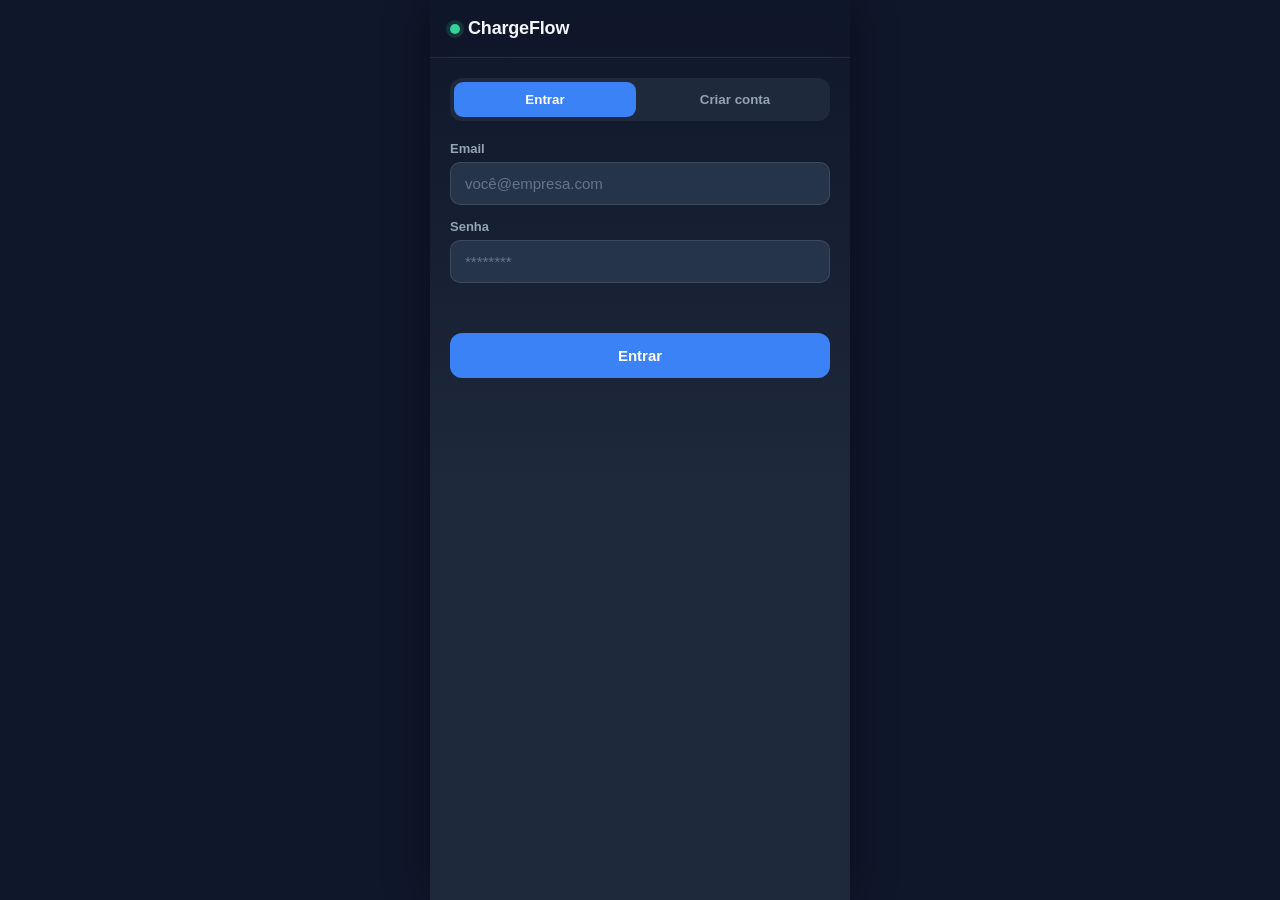
<file: frontend/usuario/index.html>
<!doctype html>
<html lang="pt-BR">
<head>
<meta charset="UTF-8" />
<meta name="viewport" content="width=device-width, initial-scale=1.0, maximum-scale=1.0" />
<title>ChargeFlow</title>
<link rel="stylesheet" href="css/style.css" />
</head>
<body>
  <div class="phone">
    <header class="topbar">
      <div class="brand">
        <span class="brand-dot"></span>
        <span>ChargeFlow</span>
      </div>
      <button id="btn-sair" class="link-btn hidden">Sair</button>
    </header>

    <main id="conteudo">

      <!-- TELA: AUTENTICACAO -->
      <section id="tela-auth" class="tela">
        <div class="auth-tabs">
          <button class="tab-btn active" data-tab="login">Entrar</button>
          <button class="tab-btn" data-tab="registro">Criar conta</button>
        </div>

        <form id="form-login" class="form">
          <label>Email
            <input type="email" id="login-email" required placeholder="você@empresa.com" />
          </label>
          <label>Senha
            <input type="password" id="login-senha" required placeholder="********" />
          </label>
          <p class="erro" id="login-erro"></p>
          <button type="submit" class="btn-primary">Entrar</button>
        </form>

        <form id="form-registro" class="form hidden">
          <label>Nome
            <input type="text" id="reg-nome" required placeholder="Seu nome" />
          </label>
          <label>Email
            <input type="email" id="reg-email" required placeholder="você@empresa.com" />
          </label>
          <label>Senha
            <input type="password" id="reg-senha" required minlength="6" placeholder="mínimo 6 caracteres" />
          </label>
          <label>Empresa
            <input type="text" id="reg-empresa" placeholder="Opcional" />
          </label>
          <label>Telefone
            <input type="text" id="reg-telefone" placeholder="Opcional" />
          </label>
          <p class="erro" id="reg-erro"></p>
          <button type="submit" class="btn-primary">Criar conta</button>
        </form>
      </section>

      <!-- TELA: CADASTRO DE VEICULO (primeiro uso) -->
      <section id="tela-veiculo" class="tela hidden">
        <h2>Cadastre seu veículo</h2>
        <p class="subtitulo">Antes de carregar, precisamos saber qual carro você dirige.</p>
        <form id="form-veiculo" class="form">
          <label>Placa
            <input type="text" id="v-placa" required placeholder="ABC1D23" />
          </label>
          <label>Modelo
            <input type="text" id="v-modelo" required placeholder="Model 3" />
          </label>
          <label>Marca
            <input type="text" id="v-marca" placeholder="Tesla" />
          </label>
          <label>Capacidade da bateria (kWh)
            <input type="number" id="v-capacidade" required min="1" step="0.1" placeholder="60" />
          </label>
          <label>Bateria atual (%)
            <input type="number" id="v-bateria" required min="0" max="100" step="1" value="50" />
          </label>
          <label>Carregar até (%)
            <input type="number" id="v-limite-percent" min="1" max="100" step="1" value="80" />
          </label>
          <p class="erro" id="v-erro"></p>
          <button type="submit" class="btn-primary">Salvar veículo</button>
        </form>
        <button id="btn-cancelar-veiculo" class="link-btn hidden">cancelar</button>
      </section>

      <!-- TELA: HOME -->
      <section id="tela-home" class="tela hidden">
        <div class="card saldo-card">
          <div class="resumo-linha">
            <span>Seu saldo</span>
            <button id="btn-recarregar-saldo" class="link-btn">+ recarregar</button>
          </div>
          <div class="saldo-valor" id="home-saldo-valor">R$ 0,00</div>
          <p class="subtitulo sem-margem" id="home-estimativa-texto"></p>
        </div>

        <div class="secao-titulo">
          <h2>Seu veículo</h2>
          <button id="btn-trocar-veiculo" class="link-btn">+ novo veículo</button>
        </div>
        <div id="home-veiculo-card" class="card veiculo-card"></div>

        <div class="secao-titulo">
          <h2>Estações disponíveis</h2>
          <button id="btn-atualizar-estacoes" class="link-btn">atualizar</button>
        </div>
        <div id="lista-estacoes" class="lista-estacoes"></div>

        <button id="btn-liberar-entrada" class="btn-secundario">Liberar entrada</button>
      </section>

      <!-- TELA: PREFERENCIAS DA RECARGA -->
      <section id="tela-preferencias" class="tela hidden">
        <h2>Configurar recarga</h2>
        <p class="subtitulo" id="pref-estacao-nome"></p>
        <div class="card saldo-info-card">
          <div class="resumo-linha">
            <span>Seu saldo</span>
            <span id="pref-saldo-valor" class="valor-destaque">R$ 0,00</span>
          </div>
          <p class="subtitulo sem-margem" id="pref-estimativa-texto"></p>
        </div>
        <form id="form-preferencias" class="form">
          <label>Carregar até (%)
            <input type="number" id="pref-limite-percent" min="1" max="100" step="1" />
          </label>
          <p class="dica">A recarga usa seu saldo automaticamente e para sozinha se o saldo acabar antes de chegar nesse %.</p>
          <p class="erro" id="pref-erro"></p>
          <button type="submit" class="btn-primary">Iniciar recarga</button>
        </form>
        <button id="btn-cancelar-preferencias" class="link-btn">cancelar</button>
      </section>

      <!-- TELA: RECARREGAR SALDO -->
      <section id="tela-recarga-saldo" class="tela hidden">
        <h2>Recarregar saldo</h2>
        <p class="subtitulo">Saldo atual: <strong id="recarga-saldo-atual">R$ 0,00</strong></p>
        <form id="form-recarga-saldo" class="form">
          <label>Valor (R$)
            <input type="number" id="recarga-valor" min="1" step="1" placeholder="50" required />
          </label>
          <div class="valores-rapidos">
            <button type="button" class="chip-btn" data-valor="20">R$ 20</button>
            <button type="button" class="chip-btn" data-valor="50">R$ 50</button>
            <button type="button" class="chip-btn" data-valor="100">R$ 100</button>
          </div>
          <p class="erro" id="recarga-erro"></p>
          <button type="submit" class="btn-primary">Confirmar recarga</button>
        </form>
        <button id="btn-cancelar-recarga" class="link-btn">cancelar</button>
      </section>

      <!-- TELA: SESSAO ATIVA -->
      <section id="tela-sessao" class="tela hidden">
        <h2>Carregando</h2>
        <div class="card sessao-card">
          <div class="bateria-visual">
            <div class="bateria-visual-fill" id="sessao-bateria-fill"></div>
            <span id="sessao-bateria-texto">0%</span>
          </div>
          <div class="grid-status">
            <div><span class="label">Potência alocada</span><span id="sessao-potencia" class="valor">0 kW</span></div>
            <div><span class="label">kWh consumido</span><span id="sessao-kwh" class="valor">0</span></div>
            <div><span class="label">Custo atual</span><span id="sessao-custo" class="valor">R$ 0,00</span></div>
            <div><span class="label">Tempo restante</span><span id="sessao-tempo" class="valor">--</span></div>
          </div>
        </div>
        <button id="btn-parar-sessao" class="btn-secundario">Liberar saída / Parar recarga</button>
      </section>

      <!-- TELA: FILA DE ESPERA -->
      <section id="tela-fila" class="tela hidden">
        <h2>Fila de espera</h2>
        <div class="card fila-card">
          <p>Posição na fila</p>
          <div class="fila-posicao" id="fila-posicao">-</div>
          <p><span id="fila-prioridade" class="tag"></span></p>
          <p id="fila-previsao" class="subtitulo"></p>
        </div>
        <button id="btn-atualizar-fila" class="btn-secundario">Atualizar</button>
      </section>

      <!-- TELA: HISTORICO -->
      <section id="tela-historico" class="tela hidden">
        <h2>Histórico</h2>
        <div id="lista-historico" class="lista-historico"></div>
      </section>

    </main>

    <nav id="bottom-nav" class="bottom-nav hidden">
      <button data-nav="home" class="nav-btn active">Início</button>
      <button id="nav-btn-sessao" data-nav="sessao" class="nav-btn hidden">
        <span class="nav-dot"></span>Carregando
      </button>
      <button data-nav="historico" class="nav-btn">Histórico</button>
    </nav>

    <!-- MODAL: DETALHES DA ESTACAO -->
    <div id="modal-estacao" class="modal-overlay hidden">
      <div class="modal-card">
        <div class="modal-topo">
          <h2 id="modal-estacao-nome">Estação</h2>
          <button id="btn-fechar-modal-estacao" class="link-btn">fechar</button>
        </div>
        <p class="subtitulo sem-margem" id="modal-estacao-local"></p>
        <div class="grid-status" style="margin-top:14px">
          <div><span class="label">Status</span><span id="modal-estacao-status" class="valor">-</span></div>
          <div><span class="label">Potência em uso</span><span id="modal-estacao-potencia" class="valor">-</span></div>
        </div>
        <p class="dica" style="margin-top:14px">Por privacidade, não mostramos dados de quem está carregando (bateria, custo ou tempo restante).</p>
      </div>
    </div>

    <!-- MODAL: RECARGA CONCLUIDA -->
    <div id="modal-conclusao" class="modal-overlay hidden">
      <div class="modal-card" style="text-align:center">
        <div style="font-size:44px;line-height:1">🎉</div>
        <h2 style="margin-top:10px">Recarga concluída!</h2>
        <div class="grid-status" style="margin-top:16px;text-align:left">
          <div><span class="label">kWh consumido</span><span id="conclusao-kwh" class="valor">0</span></div>
          <div><span class="label">Custo total</span><span id="conclusao-custo" class="valor">R$ 0,00</span></div>
        </div>
        <p class="conclusao-eco" id="conclusao-eco"></p>
        <button id="btn-fechar-modal-conclusao" class="btn-primary">Entendi!</button>
      </div>
    </div>
  </div>

  <script src="js/app.js"></script>
</body>
</html>
</file>
<file: frontend/usuario/css/style.css>
:root {
  --azul: #3b82f6;
  --azul-escuro: #2563eb;
  --azul-claro: #7dd3fc;
  --verde: #34d399;
  --verde-fundo: rgba(52, 211, 153, 0.15);
  --ambar: #fbbf24;
  --ambar-fundo: rgba(251, 191, 36, 0.15);
  --vermelho: #f87171;
  --vermelho-fundo: rgba(248, 113, 113, 0.15);
  --texto: #f1f5f9;
  --texto-suave: #94a3b8;
  --texto-mudo: #64748b;
  --borda: rgba(255, 255, 255, 0.10);
  --meia-noite-1: #0f172a;
  --meia-noite-2: #1e293b;
  --fundo-card: #1e293b;
  --fundo-card-2: #263449;
}

* { box-sizing: border-box; }

body {
  margin: 0;
  font-family: -apple-system, "Segoe UI", Roboto, sans-serif;
  background: var(--meia-noite-1);
  color: var(--texto);
  display: flex;
  justify-content: center;
  min-height: 100vh;
}

.phone {
  width: 100%;
  max-width: 420px;
  min-height: 100vh;
  background: linear-gradient(180deg, var(--meia-noite-1) 0%, var(--meia-noite-2) 55%, var(--meia-noite-2) 100%);
  color: var(--texto);
  display: flex;
  flex-direction: column;
  box-shadow: 0 0 40px rgba(0,0,0,0.4);
}

.topbar {
  display: flex;
  align-items: center;
  justify-content: space-between;
  padding: 18px 20px;
  background: rgba(15, 23, 42, 0.55);
  backdrop-filter: blur(10px);
  -webkit-backdrop-filter: blur(10px);
  border-bottom: 1px solid var(--borda);
  position: sticky;
  top: 0;
  z-index: 5;
}

.brand {
  display: flex;
  align-items: center;
  gap: 8px;
  font-weight: 700;
  font-size: 18px;
  letter-spacing: -0.01em;
}

.brand-dot {
  width: 10px;
  height: 10px;
  border-radius: 50%;
  background: var(--verde);
  box-shadow: 0 0 0 4px var(--verde-fundo);
}

main {
  flex: 1;
  padding: 20px;
  padding-bottom: 90px;
}

.tela.hidden, .hidden { display: none !important; }

h2 { margin: 4px 0 12px; font-size: 20px; letter-spacing: -0.01em; }
.subtitulo { color: var(--texto-suave); font-size: 14px; margin-top: -8px; margin-bottom: 16px; }

.auth-tabs { display: flex; gap: 8px; margin-bottom: 20px; background: var(--fundo-card); padding: 4px; border-radius: 12px; }
.tab-btn {
  flex: 1; padding: 10px; border: none; border-radius: 9px;
  background: none; color: var(--texto-suave); font-weight: 600; cursor: pointer;
}
.tab-btn.active { background: var(--azul); color: white; }

.form { display: flex; flex-direction: column; gap: 14px; }
.form label { display: flex; flex-direction: column; gap: 6px; font-size: 13px; color: var(--texto-suave); font-weight: 600; }
.form input {
  padding: 12px 14px; border-radius: 10px; border: 1px solid var(--borda);
  font-size: 15px; background: var(--fundo-card-2); color: var(--texto);
}
.form input::placeholder { color: var(--texto-mudo); }
.form input:focus { outline: 2px solid var(--azul); border-color: transparent; }

.btn-primary, .btn-secundario {
  padding: 14px; border-radius: 12px; border: none; font-weight: 700; font-size: 15px; cursor: pointer;
  width: 100%; margin-top: 6px;
}
.btn-primary { background: var(--azul); color: white; }
.btn-primary:hover { background: var(--azul-escuro); }
.btn-secundario {
  background: transparent; color: var(--texto); margin-top: 18px; border: 1.5px solid var(--borda);
}
.btn-secundario:hover { background: rgba(255,255,255,0.06); }

.link-btn { background: none; border: none; color: var(--azul-claro); font-weight: 600; cursor: pointer; font-size: 14px; }

.erro { color: var(--vermelho); font-size: 13px; min-height: 16px; margin: 0; }

.card {
  background: var(--fundo-card); border-radius: 14px; padding: 16px; border: 1px solid var(--borda);
  margin-bottom: 18px; box-shadow: 0 8px 24px rgba(0,0,0,0.25);
}

.resumo-linha { display: flex; justify-content: space-between; align-items: center; font-weight: 600; font-size: 14px; }
.resumo-linha.pequeno { font-weight: 500; color: var(--texto-suave); font-size: 12px; margin-top: 6px; }

.tag {
  font-size: 11px; font-weight: 700; padding: 3px 8px; border-radius: 999px;
  background: var(--ambar-fundo); color: var(--ambar); text-transform: uppercase;
}

.barra-potencia { height: 10px; background: var(--fundo-card-2); border-radius: 999px; margin-top: 10px; overflow: hidden; }
.barra-potencia-fill { height: 100%; background: var(--verde); width: 0%; transition: width .4s; }

.secao-titulo { display: flex; justify-content: space-between; align-items: center; margin-top: 6px; }
.secao-titulo h2 { margin: 0 0 10px; }

.veiculo-card { display: flex; justify-content: space-between; align-items: center; }
.veiculo-card .placa { font-weight: 800; font-size: 16px; }
.veiculo-card .modelo { color: var(--texto-suave); font-size: 13px; }
.veiculo-card .bateria { font-weight: 700; color: var(--verde); }

.lista-estacoes { display: flex; flex-direction: column; gap: 10px; margin-bottom: 6px; }
.estacao-item {
  background: var(--fundo-card); border: 1px solid var(--borda); border-radius: 12px;
  padding: 12px 14px; display: flex; justify-content: space-between; align-items: center;
  box-shadow: 0 6px 18px rgba(0,0,0,0.2);
}
.estacao-item.disponivel { border-left: 3px solid var(--verde); cursor: pointer; }
.estacao-item.ocupada { border-left: 3px solid var(--vermelho); opacity: 0.75; }
.estacao-item.manutencao, .estacao-item.offline { border-left: 3px solid var(--texto-mudo); opacity: 0.6; }
.estacao-item .nome { font-weight: 700; }
.estacao-item .local { font-size: 12px; color: var(--texto-suave); }
.estacao-item .status-tag { font-size: 11px; font-weight: 700; text-transform: uppercase; }
.status-disponivel { color: var(--verde); }
.status-ocupada { color: var(--vermelho); }
.status-manutencao, .status-offline { color: var(--texto-mudo); }

.sessao-card { text-align: center; }
.bateria-visual {
  position: relative; height: 140px; width: 140px; margin: 6px auto 20px; border-radius: 50%;
  background: conic-gradient(var(--verde) 0deg, var(--fundo-card-2) 0deg);
  display: flex; align-items: center; justify-content: center;
}
.bateria-visual-fill {
  position: absolute; inset: 10px; border-radius: 50%; background: var(--fundo-card);
  display: flex; align-items: center; justify-content: center;
}
#sessao-bateria-texto { font-size: 28px; font-weight: 800; position: relative; z-index: 2; }

.grid-status { display: grid; grid-template-columns: 1fr 1fr; gap: 14px; text-align: left; margin-top: 10px; }
.grid-status .label { display: block; font-size: 12px; color: var(--texto-suave); }
.grid-status .valor { display: block; font-size: 17px; font-weight: 700; margin-top: 2px; }

.fila-card { text-align: center; }
.fila-posicao { font-size: 48px; font-weight: 800; color: var(--azul-claro); margin: 10px 0; }

.lista-historico { display: flex; flex-direction: column; gap: 10px; }
.historico-item {
  background: var(--fundo-card); border: 1px solid var(--borda); border-radius: 12px; padding: 12px 14px;
  box-shadow: 0 6px 18px rgba(0,0,0,0.2);
}
.historico-item .topo { display: flex; justify-content: space-between; font-weight: 700; }
.historico-item .detalhes { font-size: 12px; color: var(--texto-suave); margin-top: 4px; display: flex; gap: 10px; flex-wrap: wrap; }
.historico-item .eco { color: var(--verde); font-weight: 600; }

.bottom-nav {
  position: fixed; bottom: 0; left: 50%; transform: translateX(-50%);
  width: 100%; max-width: 420px; background: rgba(15, 23, 42, 0.75);
  backdrop-filter: blur(10px); -webkit-backdrop-filter: blur(10px);
  border-top: 1px solid var(--borda);
  display: flex; padding: 8px 12px calc(8px + env(safe-area-inset-bottom));
}
.nav-btn {
  flex: 1; padding: 10px; background: none; border: none; font-weight: 600;
  color: var(--texto-suave); cursor: pointer;
}
.nav-btn.active { color: var(--azul-claro); }

#nav-btn-sessao { color: var(--verde); display: flex; align-items: center; justify-content: center; gap: 6px; }
#nav-btn-sessao.active { color: var(--verde); }
.nav-dot {
  width: 8px; height: 8px; border-radius: 50%; background: var(--verde);
  animation: pulsar 1.5s ease-in-out infinite;
}
@keyframes pulsar {
  0%, 100% { opacity: 1; }
  50% { opacity: 0.3; }
}

.vazio { color: var(--texto-suave); font-size: 14px; text-align: center; padding: 20px 0; }

.saldo-card {
  background: linear-gradient(135deg, #1e293b, #334155);
  color: white; border: 1px solid rgba(255,255,255,0.14);
  box-shadow: 0 8px 24px rgba(0,0,0,0.35);
}
.saldo-card .resumo-linha span:first-child { color: #cbd5e1; }
.saldo-card .link-btn { color: var(--azul-claro); }
.saldo-valor { font-size: 30px; font-weight: 800; margin: 6px 0 2px; letter-spacing: -0.02em; }
.saldo-card .subtitulo { color: #cbd5e1; }

.sem-margem { margin-top: 0; margin-bottom: 0; }
.dica { font-size: 12px; color: var(--texto-suave); margin: -6px 0 0; }
.saldo-info-card { padding: 14px 16px; }
.valor-destaque { font-weight: 800; color: var(--verde); font-size: 16px; }

.valores-rapidos { display: flex; gap: 8px; }
.chip-btn {
  flex: 1; padding: 10px; border-radius: 10px; border: 1px solid var(--borda);
  background: var(--fundo-card-2); font-weight: 700; cursor: pointer; color: var(--texto);
}
.chip-btn:hover { border-color: var(--azul); color: var(--azul-claro); }

.modal-overlay {
  position: fixed; inset: 0; background: rgba(2, 6, 23, 0.65);
  display: flex; align-items: flex-end; justify-content: center; z-index: 50;
}
.modal-card {
  background: var(--meia-noite-2); color: var(--texto); border: 1px solid var(--borda);
  border-radius: 16px 16px 0 0; padding: 20px;
  width: 100%; max-width: 420px; box-shadow: 0 -10px 30px rgba(0,0,0,.3);
}
.modal-topo { display: flex; justify-content: space-between; align-items: center; }
.modal-topo h2 { margin: 0; }
.estacao-item.ocupada, .estacao-item.manutencao, .estacao-item.offline { cursor: pointer; }

.conclusao-eco { color: var(--verde); font-weight: 600; font-size: 13px; margin: 14px 0 0; }
#modal-conclusao .modal-card { border-radius: 20px; }
#modal-conclusao .btn-primary { margin-top: 18px; }
</file>
